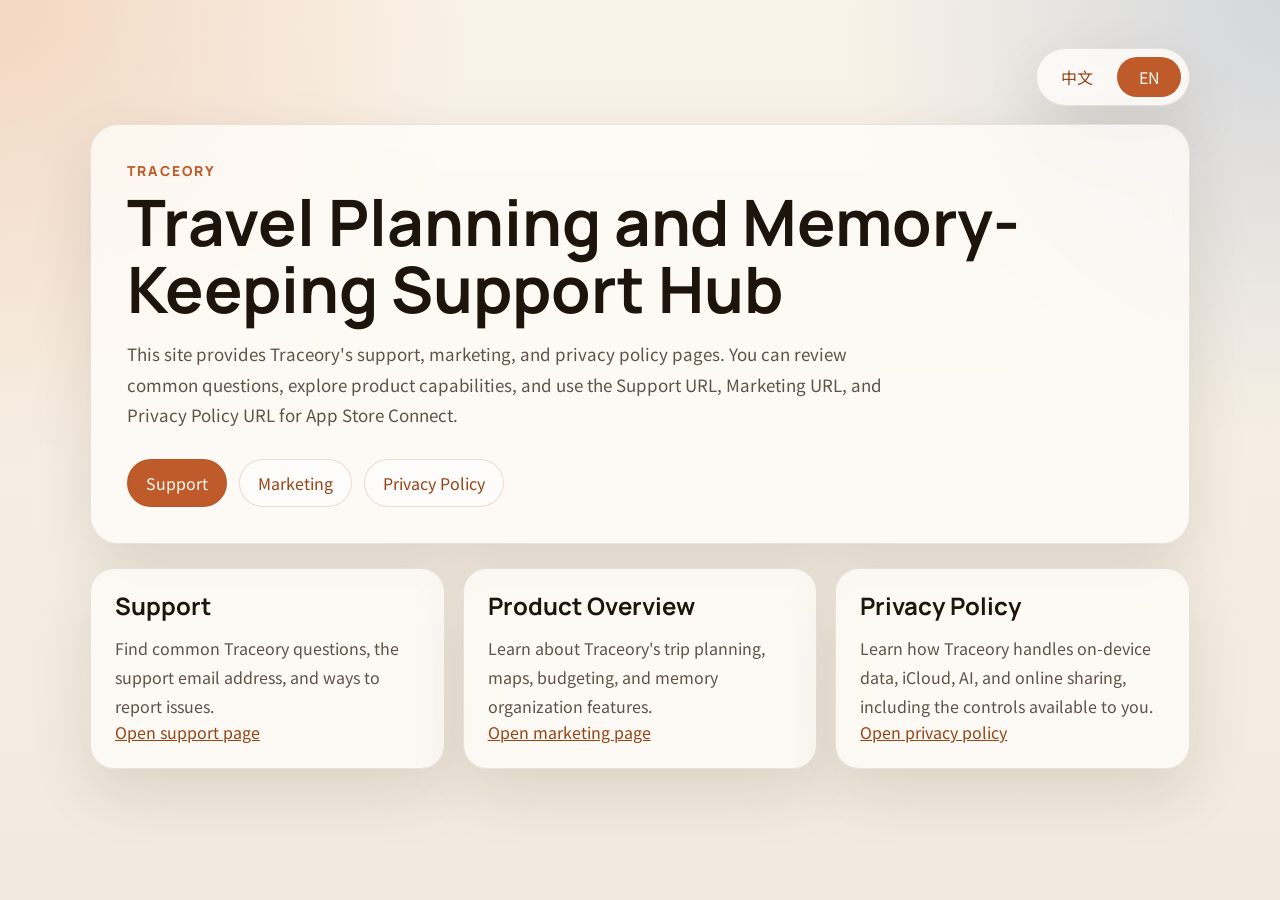
<file: index.html>
<!DOCTYPE html>
<html lang="zh-CN">
<head>
  <meta charset="UTF-8">
  <meta name="viewport" content="width=device-width, initial-scale=1.0">
  <title>RWoody Labs | App 支持</title>
  <meta name="description" content="RWoody Labs 应用的支持、营销和隐私政策页面。">
  <link rel="preconnect" href="https://fonts.googleapis.com">
  <link rel="preconnect" href="https://fonts.gstatic.com" crossorigin>
  <link href="https://fonts.googleapis.com/css2?family=Manrope:wght@400;500;700;800&family=Noto+Sans+SC:wght@400;500;700&display=swap" rel="stylesheet">
  <link rel="stylesheet" href="styles.css?v=20260812">
</head>
<body data-page="index">
  <main class="shell">
    <div class="topbar">
      <div class="language-toggle" aria-label="Language switcher">
        <button type="button" data-language="zh" aria-pressed="false">中文</button>
        <button type="button" data-language="en" aria-pressed="false">EN</button>
      </div>
    </div>
    <section class="hero">
      <p class="eyebrow" data-i18n="eyebrow">Traceory</p>
      <h1 data-i18n="heroTitle">旅行规划与回忆整理支持中心</h1>
      <p class="lead" data-i18n="heroLead">这里提供 Traceory 的技术支持、产品介绍和隐私政策页面。你可以在这里查看常见问题、了解产品能力，或获取适用于 App Store Connect 的 Support URL、Marketing URL 和 Privacy Policy URL。</p>
      <div class="hero-actions">
        <a class="button primary" href="/support.html" data-i18n="supportButton">技术支持</a>
        <a class="button" href="/marketing.html" data-i18n="marketingButton">营销页面</a>
        <a class="button" href="/privacy.html" data-i18n="privacyButton">隐私政策</a>
      </div>
    </section>

    <section class="grid">
      <article class="card">
        <h2 data-i18n="supportCardTitle">技术支持</h2>
        <p data-i18n="supportCardBody">查看使用 Traceory 时的常见问题、联系邮箱和问题反馈方式。</p>
        <a href="/support.html" data-i18n="supportCardLink">查看支持页面</a>
      </article>
      <article class="card">
        <h2 data-i18n="marketingCardTitle">产品介绍</h2>
        <p data-i18n="marketingCardBody">了解 Traceory 的旅行规划、地图、预算和回忆整理能力。</p>
        <a href="/marketing.html" data-i18n="marketingCardLink">查看营销页面</a>
      </article>
      <article class="card">
        <h2 data-i18n="privacyCardTitle">隐私政策</h2>
        <p data-i18n="privacyCardBody">了解 Traceory 如何处理本地数据、iCloud、AI 与在线分享内容，以及你可以使用的控制方式。</p>
        <a href="/privacy.html" data-i18n="privacyCardLink">查看隐私政策</a>
      </article>
    </section>
  </main>
  <script src="script.js?v=20260812"></script>
</body>
</html>
</file>
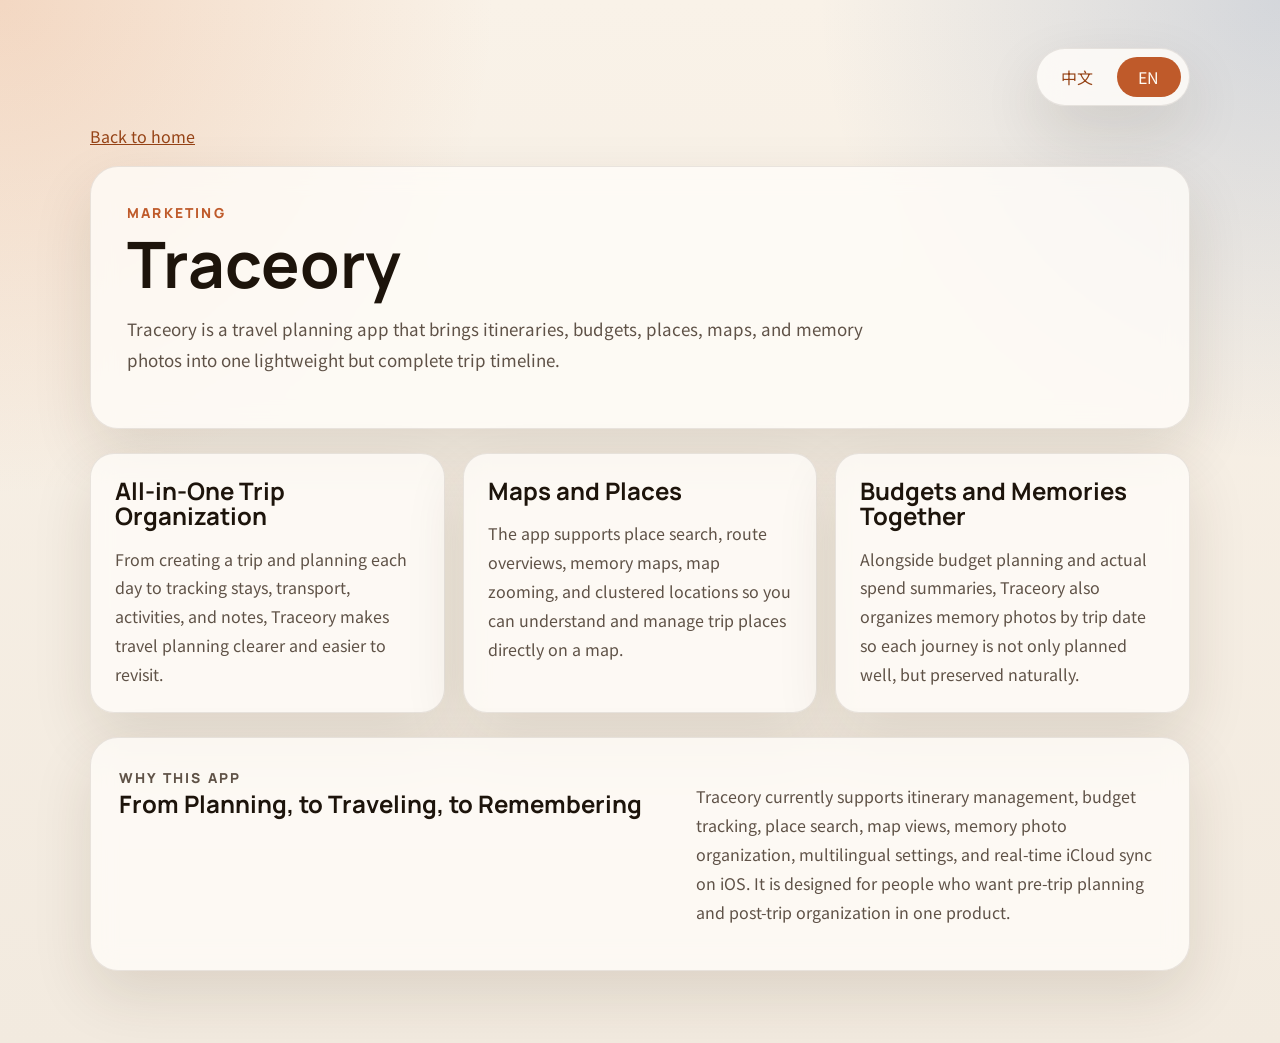
<file: marketing.html>
<!DOCTYPE html>
<html lang="zh-CN">
<head>
  <meta charset="UTF-8">
  <meta name="viewport" content="width=device-width, initial-scale=1.0">
  <title>产品介绍 | RWoody Labs</title>
  <meta name="description" content="RWoody Labs 应用的产品介绍页面。">
  <link rel="preconnect" href="https://fonts.googleapis.com">
  <link rel="preconnect" href="https://fonts.gstatic.com" crossorigin>
  <link href="https://fonts.googleapis.com/css2?family=Manrope:wght@400;500;700;800&family=Noto+Sans+SC:wght@400;500;700&display=swap" rel="stylesheet">
  <link rel="stylesheet" href="styles.css?v=20260812">
</head>
<body data-page="marketing">
  <main class="shell inner-page">
    <div class="topbar">
      <div class="language-toggle" aria-label="Language switcher">
        <button type="button" data-language="zh" aria-pressed="false">中文</button>
        <button type="button" data-language="en" aria-pressed="false">EN</button>
      </div>
    </div>
    <a class="back-link" href="/index.html" data-i18n="backLink">返回首页</a>
    <section class="page-header">
      <p class="eyebrow" data-i18n="eyebrow">产品介绍</p>
      <h1 data-i18n="pageTitle">Traceory</h1>
      <p class="lead" data-i18n="lead">Traceory 是一款旅行规划应用，帮助你把行程、预算、地点、地图和回忆照片整理到同一个轻量但完整的旅行时间线里。</p>
    </section>

    <section class="grid">
      <article class="card">
        <h2 data-i18n="card1Title">一站式旅行整理</h2>
        <p data-i18n="card1Body">从创建旅行、安排每日计划，到记录住宿、交通、游玩项目和备注，Traceory 让整个行程规划过程更清晰、更容易回看。</p>
      </article>
      <article class="card">
        <h2 data-i18n="card2Title">地图与地点能力</h2>
        <p data-i18n="card2Body">应用支持地点搜索、路线概览、记忆地图、地图缩放与地点聚合，帮助你把旅行中的地点信息直接放进地图语境里理解和管理。</p>
      </article>
      <article class="card">
        <h2 data-i18n="card3Title">预算与回忆并重</h2>
        <p data-i18n="card3Body">除了预算与实际花费汇总，Traceory 还支持按旅行日期整理回忆照片，让一次旅行不只是计划完成，也能被自然保存下来。</p>
      </article>
    </section>

    <section class="feature-band">
      <div>
        <p class="eyebrow" data-i18n="bandEyebrow">为什么选择它</p>
        <h2 data-i18n="bandTitle">从规划，到出发，再到回忆</h2>
      </div>
      <p data-i18n="bandBody">Traceory 当前支持行程管理、预算统计、地点搜索、地图展示、回忆照片整理、多语言设置，以及 iOS 端的 iCloud 实时同步能力。它适合希望把“旅行前规划”和“旅行后整理”放在同一个产品里的用户。</p>
    </section>
  </main>
  <script src="script.js?v=20260812"></script>
</body>
</html>
</file>
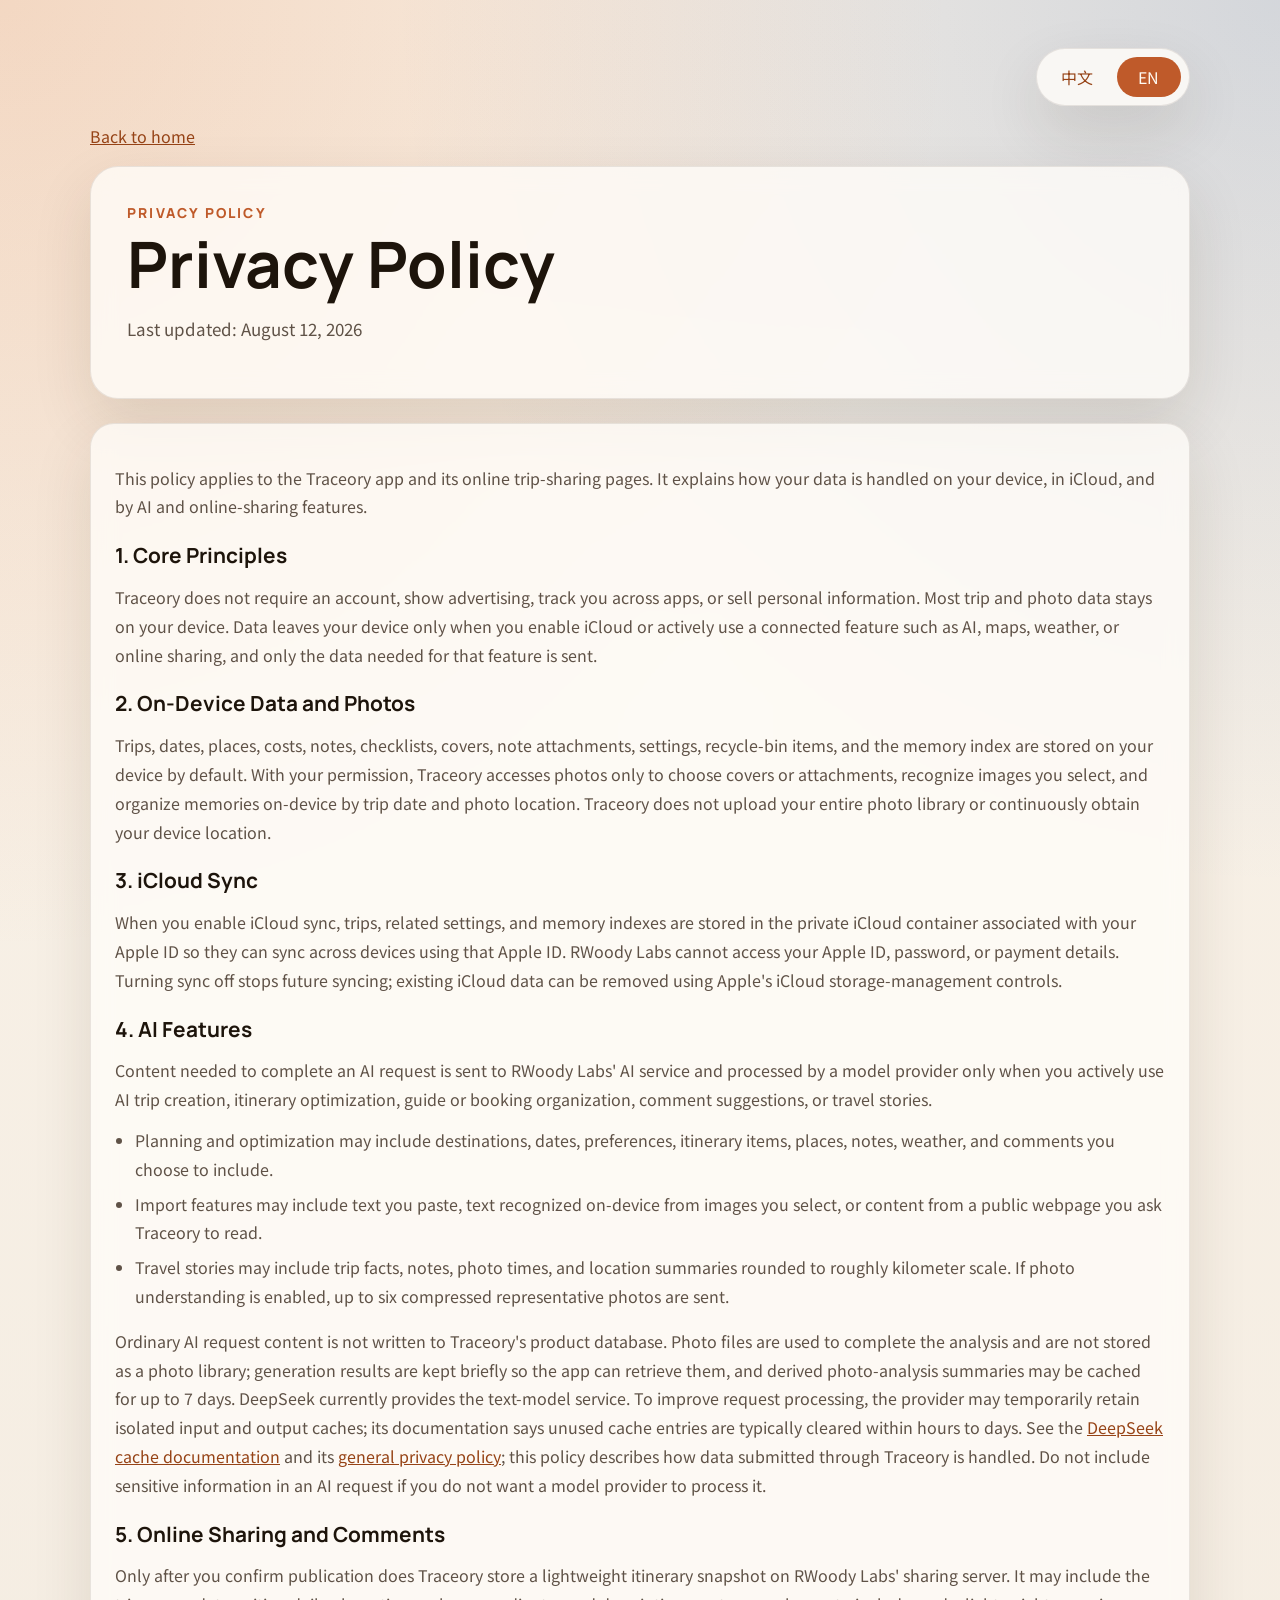
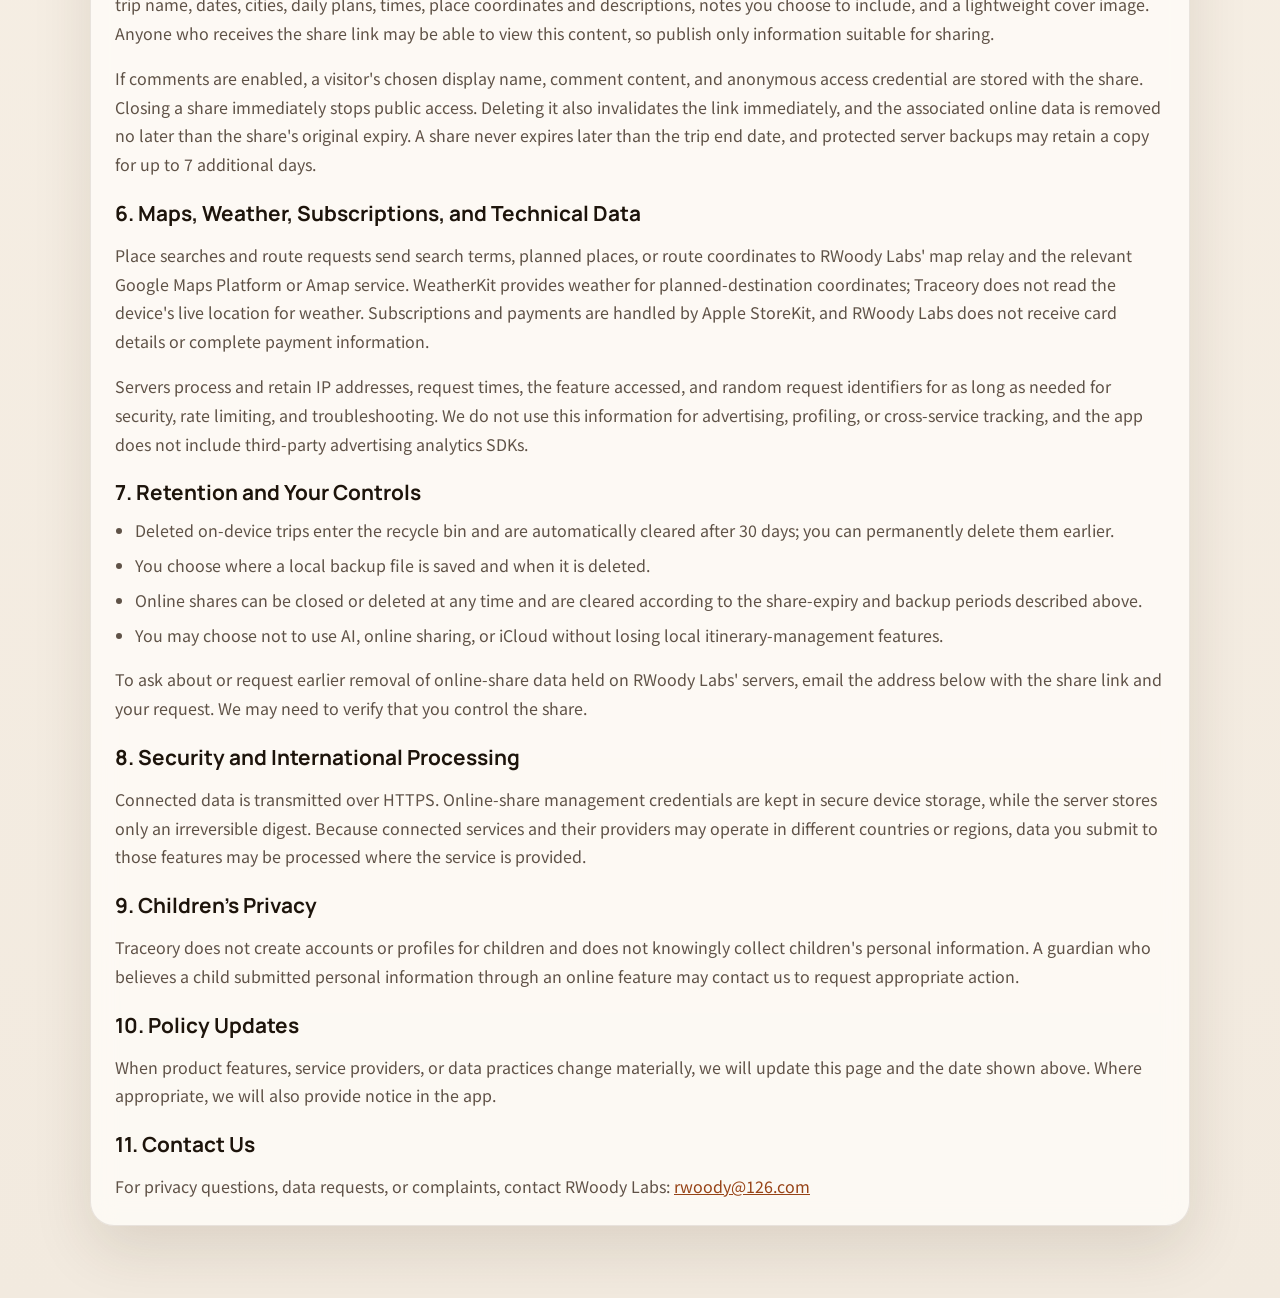
<file: privacy.html>
<!DOCTYPE html>
<html lang="zh-CN">
<head>
  <meta charset="UTF-8">
  <meta name="viewport" content="width=device-width, initial-scale=1.0">
  <title>Traceory 隐私政策 | RWoody Labs</title>
  <meta name="description" content="了解 Traceory 如何处理本地数据、iCloud、AI 与在线分享内容。">
  <link rel="preconnect" href="https://fonts.googleapis.com">
  <link rel="preconnect" href="https://fonts.gstatic.com" crossorigin>
  <link href="https://fonts.googleapis.com/css2?family=Manrope:wght@400;500;700;800&family=Noto+Sans+SC:wght@400;500;700&display=swap" rel="stylesheet">
  <link rel="stylesheet" href="styles.css?v=20260812">
</head>
<body data-page="privacy">
  <main class="shell inner-page">
    <div class="topbar">
      <div class="language-toggle" aria-label="Language switcher">
        <button type="button" data-language="zh" aria-pressed="false">中文</button>
        <button type="button" data-language="en" aria-pressed="false">EN</button>
      </div>
    </div>
    <a class="back-link" href="/index.html" data-i18n="backLink">返回首页</a>
    <section class="page-header">
      <p class="eyebrow" data-i18n="eyebrow">隐私政策</p>
      <h1 data-i18n="pageTitle">隐私政策</h1>
      <p class="lead" data-i18n="lead">最后更新日期：2026-08-12</p>
    </section>

    <section class="grid single">
      <article class="card prose">
        <p data-i18n="intro">本政策适用于 Traceory App 及其在线行程分享页面，说明你的数据在本机、iCloud、AI 和在线分享功能中如何被处理。</p>

        <h2 data-i18n="principlesTitle">1. 核心原则</h2>
        <div data-i18n="principlesBody" data-i18n-mode="html">
          <p>Traceory 不要求注册账号，不展示广告，不进行跨 App 跟踪，也不出售个人信息。大部分行程与照片数据只保存在你的设备上。只有在你主动开启 iCloud，或使用 AI、地图、天气、在线分享等联网功能时，与该功能必要的数据才会离开设备。</p>
        </div>

        <h2 data-i18n="localTitle">2. 本机数据与照片</h2>
        <div data-i18n="localBody" data-i18n-mode="html">
          <p>行程、日期、地点、费用、备注、清单、封面、备注图片、设置、回收站和回忆索引默认保存在本机。Traceory 仅在你授权后访问照片，用于选择封面或附件、识别你选择的图片，以及按行程日期和照片位置在本机整理回忆。Traceory 不会上传整个相册，也不会持续获取设备位置。</p>
        </div>

        <h2 data-i18n="icloudTitle">3. iCloud 同步</h2>
        <div data-i18n="icloudBody" data-i18n-mode="html">
          <p>当你主动开启 iCloud 同步时，行程、相关设置和回忆索引会保存到你 Apple ID 对应的私有 iCloud 容器，以便同一 Apple ID 的设备同步。RWoody Labs 无法访问你的 Apple ID、密码或付款资料。关闭同步会停止后续同步；已有 iCloud 数据可通过 Apple 提供的 iCloud 存储管理功能删除。</p>
        </div>

        <h2 data-i18n="aiTitle">4. AI 功能</h2>
        <div data-i18n="aiBody" data-i18n-mode="html">
          <p>只有当你主动使用 AI 创建、行程优化、攻略或订单整理、评论建议或旅行故事时，完成该请求所需的内容才会发送到 RWoody Labs 的 AI 服务，并交由模型服务商处理。</p>
          <ul>
            <li>规划与优化可能包含目的地、日期、偏好、行程项目、地点、备注、天气和你选择纳入的评论。</li>
            <li>导入功能可能包含你粘贴的文字、所选图片在本机识别出的文字，或你要求读取的公开网页内容。</li>
            <li>旅行故事可能包含行程事实、备注、照片时间和约到公里范围的位置摘要；启用照片理解时，最多发送六张经过压缩的代表照片。</li>
          </ul>
          <p>普通 AI 请求内容不会写入 Traceory 的产品数据库。照片文件只用于完成本次分析，不作为相册保存；生成任务结果会短暂保留以便 App 获取，照片分析摘要可能缓存最多 7 天。当前文本模型服务由 DeepSeek 提供。为提高请求处理效率，模型服务商可能暂时保留隔离的输入与输出缓存；其官方说明称，未再次使用的缓存通常会在数小时到数天内清除。你可以查看 <a href="https://api-docs.deepseek.com/guides/kv_cache" target="_blank" rel="noreferrer">DeepSeek 缓存说明</a>和<a href="https://cdn.deepseek.com/policies/en-US/deepseek-privacy-policy.html" target="_blank" rel="noreferrer">一般隐私政策</a>；你通过 Traceory 提交的数据如何处理，以本政策的说明为准。请不要在 AI 输入中填写不希望交给模型服务商处理的敏感信息。</p>
        </div>

        <h2 data-i18n="sharingTitle">5. 在线分享与评论</h2>
        <div data-i18n="sharingBody" data-i18n-mode="html">
          <p>只有在你确认发布后，Traceory 才会把公开展示所需的轻量行程快照保存到 RWoody Labs 的分享服务器。内容可能包括行程名称、日期、城市、每日安排、时间、地点坐标和介绍、你选择包含的备注，以及轻量封面图。任何获得分享链接的人都可能查看这些内容，请只发布适合公开分享的信息。</p>
          <p>开启评论后，访客自行填写的显示名称、评论内容和匿名访问凭证会与该分享一起保存。关闭分享会立即停止公开访问；删除分享也会立即使链接失效，相关线上数据最迟在该分享原定到期时间清除。分享有效期不会晚于行程结束日，服务器安全备份最多再保留 7 天。</p>
        </div>

        <h2 data-i18n="servicesTitle">6. 地图、天气、订阅与技术信息</h2>
        <div data-i18n="servicesBody" data-i18n-mode="html">
          <p>地点搜索和路线查询会把搜索词、计划地点或路线坐标发送到 RWoody Labs 的地图转发服务及相应的 Google Maps Platform 或高德服务。WeatherKit 会根据计划目的地坐标提供天气；Traceory 不会为天气功能读取设备实时位置。订阅和付款由 Apple StoreKit 处理，RWoody Labs 不接收银行卡或完整付款信息。</p>
          <p>服务器会在安全防护、限流和故障排查所需期间处理并保留 IP 地址、请求时间、所访问功能和随机请求编号。我们不使用这些信息进行广告、用户画像或跨服务追踪，也不集成第三方广告分析 SDK。</p>
        </div>

        <h2 data-i18n="controlsTitle">7. 保存期限与控制方式</h2>
        <div data-i18n="controlsBody" data-i18n-mode="html">
          <ul>
            <li>本机行程删除后进入回收站，并在 30 天后自动清除；你也可以提前永久删除。</li>
            <li>本地备份文件由你自行选择保存位置和删除时间。</li>
            <li>在线分享可随时关闭或删除，并会按上述分享有效期与备份周期清理。</li>
            <li>你可以不使用 AI、在线分享或 iCloud；这些选择不会阻止你使用本地行程管理功能。</li>
          </ul>
          <p>如需查询或申请提前清理 RWoody Labs 服务器上的在线分享数据，请发送分享链接及请求说明至下方邮箱。我们可能需要核验你对该分享的管理权。</p>
        </div>

        <h2 data-i18n="securityTitle">8. 安全与跨境处理</h2>
        <div data-i18n="securityBody" data-i18n-mode="html">
          <p>联网数据通过 HTTPS 传输。在线分享的管理凭证保存在设备安全存储中，服务器仅保存其不可逆摘要。由于联网服务及其供应商可能位于不同国家或地区，你主动提交给这些功能的数据可能在服务提供地被处理。</p>
        </div>

        <h2 data-i18n="childrenTitle">9. 儿童隐私</h2>
        <div data-i18n="childrenBody" data-i18n-mode="html">
          <p>Traceory 不面向儿童建立账号或画像，也不会故意收集儿童个人信息。监护人如认为儿童通过在线功能提交了个人信息，可联系我们申请处理。</p>
        </div>

        <h2 data-i18n="updatesTitle">10. 政策更新</h2>
        <div data-i18n="updatesBody" data-i18n-mode="html">
          <p>当产品功能、服务商或数据处理方式发生重要变化时，我们会更新本页面并修改顶部日期；必要时也会在 App 内提供提示。</p>
        </div>

        <h2 data-i18n="contactTitle">11. 联系我们</h2>
        <p><span data-i18n="contactBody">隐私问题、数据请求或投诉请联系 RWoody Labs：</span> <a href="mailto:rwoody@126.com">rwoody@126.com</a></p>
      </article>
    </section>
  </main>
  <script src="script.js?v=20260812"></script>
</body>
</html>
</file>
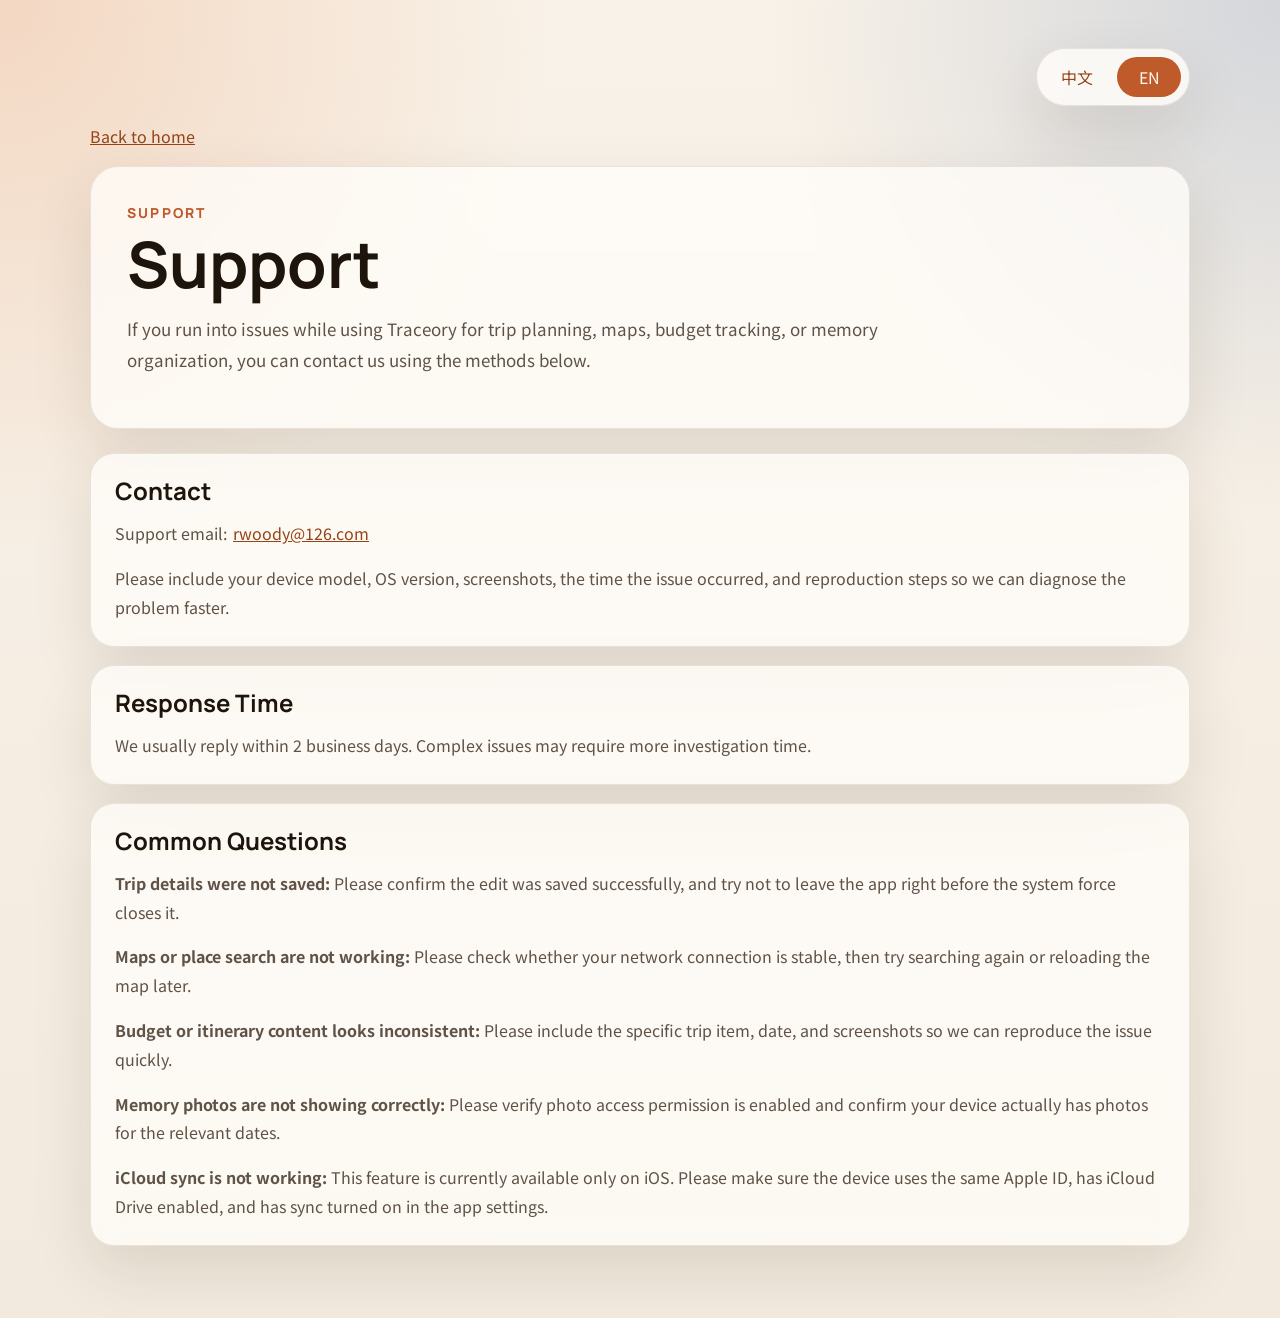
<file: support.html>
<!DOCTYPE html>
<html lang="zh-CN">
<head>
  <meta charset="UTF-8">
  <meta name="viewport" content="width=device-width, initial-scale=1.0">
  <title>技术支持 | RWoody Labs</title>
  <meta name="description" content="获取 RWoody Labs 发布应用的技术支持。">
  <link rel="preconnect" href="https://fonts.googleapis.com">
  <link rel="preconnect" href="https://fonts.gstatic.com" crossorigin>
  <link href="https://fonts.googleapis.com/css2?family=Manrope:wght@400;500;700;800&family=Noto+Sans+SC:wght@400;500;700&display=swap" rel="stylesheet">
  <link rel="stylesheet" href="styles.css?v=20260812">
</head>
<body data-page="support">
  <main class="shell inner-page">
    <div class="topbar">
      <div class="language-toggle" aria-label="Language switcher">
        <button type="button" data-language="zh" aria-pressed="false">中文</button>
        <button type="button" data-language="en" aria-pressed="false">EN</button>
      </div>
    </div>
    <a class="back-link" href="/index.html" data-i18n="backLink">返回首页</a>
    <section class="page-header">
      <p class="eyebrow" data-i18n="eyebrow">技术支持</p>
      <h1 data-i18n="pageTitle">技术支持</h1>
      <p class="lead" data-i18n="lead">如果你在使用 Traceory 进行旅行规划、地图查看、预算记录或回忆整理时遇到问题，可以通过下面的方式联系我们。</p>
    </section>

    <section class="grid single">
      <article class="card">
        <h2 data-i18n="contactTitle">联系渠道</h2>
        <p class="email-line"><span data-i18n="contactLine">支持邮箱：</span> <a href="mailto:rwoody@126.com">rwoody@126.com</a></p>
        <p data-i18n="contactBody">建议在邮件中附上设备型号、系统版本、问题截图、问题发生时间和复现步骤，我们会更快定位问题。</p>
      </article>

      <article class="card">
        <h2 data-i18n="responseTitle">响应时间</h2>
        <p data-i18n="responseBody">工作日通常会在 2 个工作日内回复。复杂问题可能需要更长排查时间。</p>
      </article>

      <article class="card">
        <h2 data-i18n="faqTitle">常见问题</h2>
        <p data-i18n="faq1" data-i18n-mode="html"><strong>行程信息没有保存：</strong>请确认编辑完成后已经正常保存，并尽量避免在系统强制关闭应用前退出。</p>
        <p data-i18n="faq2" data-i18n-mode="html"><strong>地图或地点搜索异常：</strong>请检查网络连接是否稳定，或稍后重新尝试搜索和地图加载。</p>
        <p data-i18n="faq3" data-i18n-mode="html"><strong>预算或行程内容显示不一致：</strong>建议附上具体旅行条目、日期和截图，便于我们快速复现问题。</p>
        <p data-i18n="faq4" data-i18n-mode="html"><strong>回忆照片没有正确显示：</strong>请检查照片访问权限是否开启，并确认设备中对应日期确实存在照片素材。</p>
        <p data-i18n="faq5" data-i18n-mode="html"><strong>iCloud 同步没有生效：</strong>该能力目前仅在 iOS 可用，请确认设备已登录同一 Apple ID、开启 iCloud Drive，并在应用设置中启用同步。</p>
      </article>
    </section>
  </main>
  <script src="script.js?v=20260812"></script>
</body>
</html>
</file>
<file: styles.css>
:root {
  --bg: #f6efe4;
  --bg-strong: radial-gradient(circle at top left, rgba(222, 122, 61, 0.22), transparent 30%),
    radial-gradient(circle at top right, rgba(44, 90, 160, 0.18), transparent 28%),
    linear-gradient(180deg, #f9f2e8 0%, #f2eadf 100%);
  --surface: rgba(255, 253, 249, 0.78);
  --surface-border: rgba(53, 36, 19, 0.1);
  --text: #1d140b;
  --muted: #5f5247;
  --accent: #bf5a2a;
  --accent-dark: #964316;
  --shadow: 0 24px 60px rgba(61, 39, 18, 0.12);
}

* {
  box-sizing: border-box;
}

body {
  margin: 0;
  min-height: 100vh;
  font-family: "Noto Sans SC", sans-serif;
  color: var(--text);
  background: var(--bg-strong);
}

a {
  color: var(--accent-dark);
}

button {
  font: inherit;
}

.shell {
  width: min(1100px, calc(100% - 32px));
  margin: 0 auto;
  padding: 48px 0 72px;
}

.hero,
.page-header,
.card,
.feature-band {
  backdrop-filter: blur(12px);
  background: var(--surface);
  border: 1px solid var(--surface-border);
  box-shadow: var(--shadow);
}

.hero,
.page-header {
  border-radius: 28px;
  padding: 36px;
}

.hero h1,
.page-header h1,
.feature-band h2,
.card h2 {
  margin: 0;
  font-family: "Manrope", sans-serif;
  line-height: 1.05;
}

.hero h1,
.page-header h1 {
  font-size: clamp(2.6rem, 5vw, 4.8rem);
  margin-top: 8px;
}

.eyebrow {
  margin: 0;
  font-family: "Manrope", sans-serif;
  font-size: 0.86rem;
  font-weight: 800;
  letter-spacing: 0.16em;
  text-transform: uppercase;
  color: var(--accent);
}

.lead {
  max-width: 780px;
  font-size: 1.06rem;
  line-height: 1.8;
  color: var(--muted);
}

.hero-actions {
  display: flex;
  flex-wrap: wrap;
  gap: 12px;
  margin-top: 28px;
}

.topbar {
  display: flex;
  justify-content: flex-end;
  margin-bottom: 18px;
}

.language-toggle {
  display: inline-flex;
  gap: 8px;
  padding: 8px;
  border-radius: 999px;
  border: 1px solid var(--surface-border);
  background: rgba(255, 253, 249, 0.82);
  backdrop-filter: blur(12px);
  box-shadow: var(--shadow);
}

.language-toggle button {
  min-width: 64px;
  min-height: 40px;
  padding: 0 14px;
  border: 0;
  border-radius: 999px;
  color: var(--accent-dark);
  background: transparent;
  cursor: pointer;
}

.language-toggle button.active {
  background: var(--accent);
  color: #fffaf3;
}

.button {
  display: inline-flex;
  align-items: center;
  justify-content: center;
  min-height: 48px;
  padding: 0 18px;
  border-radius: 999px;
  border: 1px solid rgba(150, 67, 22, 0.18);
  color: var(--accent-dark);
  text-decoration: none;
  background: rgba(255, 255, 255, 0.5);
}

.button.primary {
  background: var(--accent);
  color: #fffaf3;
}

.grid {
  display: grid;
  grid-template-columns: repeat(3, minmax(0, 1fr));
  gap: 18px;
  margin-top: 24px;
}

.grid.single {
  grid-template-columns: 1fr;
}

.card {
  border-radius: 24px;
  padding: 24px;
}

.card p {
  margin-bottom: 0;
  line-height: 1.8;
  color: var(--muted);
}

.email-line {
  display: flex;
  flex-wrap: wrap;
  gap: 6px;
  align-items: baseline;
}

.back-link {
  display: inline-block;
  margin-bottom: 18px;
}

.inner-page .page-header {
  margin-bottom: 24px;
}

.feature-band {
  display: grid;
  grid-template-columns: 1.2fr 1fr;
  gap: 20px;
  margin-top: 24px;
  border-radius: 28px;
  padding: 28px;
}

.feature-band p {
  line-height: 1.8;
  color: var(--muted);
}

.prose h2 {
  margin-top: 24px;
  font-size: 1.3rem;
}

.prose ul {
  margin: 12px 0 0;
  padding-left: 1.25rem;
  color: var(--muted);
}

.prose li {
  line-height: 1.8;
  margin-top: 6px;
}

@media (max-width: 900px) {
  .grid,
  .feature-band {
    grid-template-columns: 1fr;
  }

  .topbar {
    justify-content: center;
  }

  .hero,
  .page-header,
  .card,
  .feature-band {
    border-radius: 22px;
  }
}
</file>
